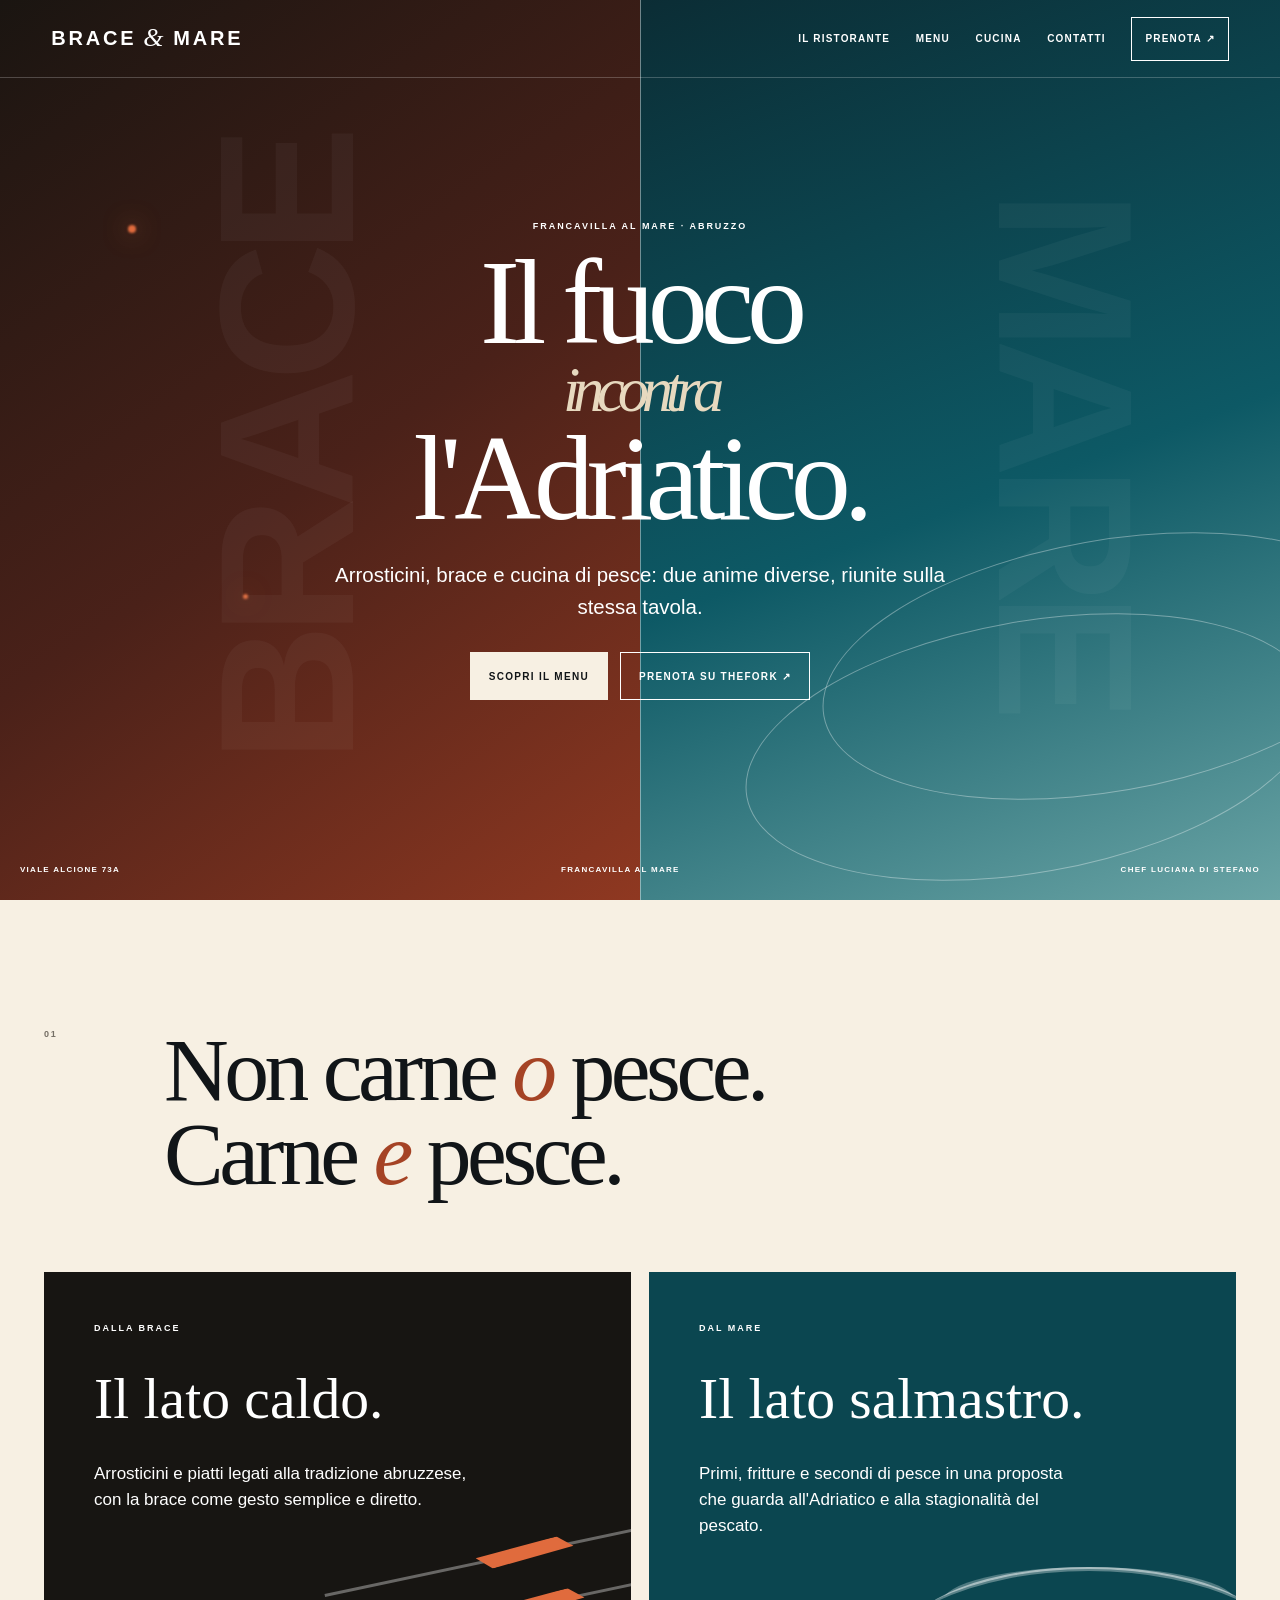
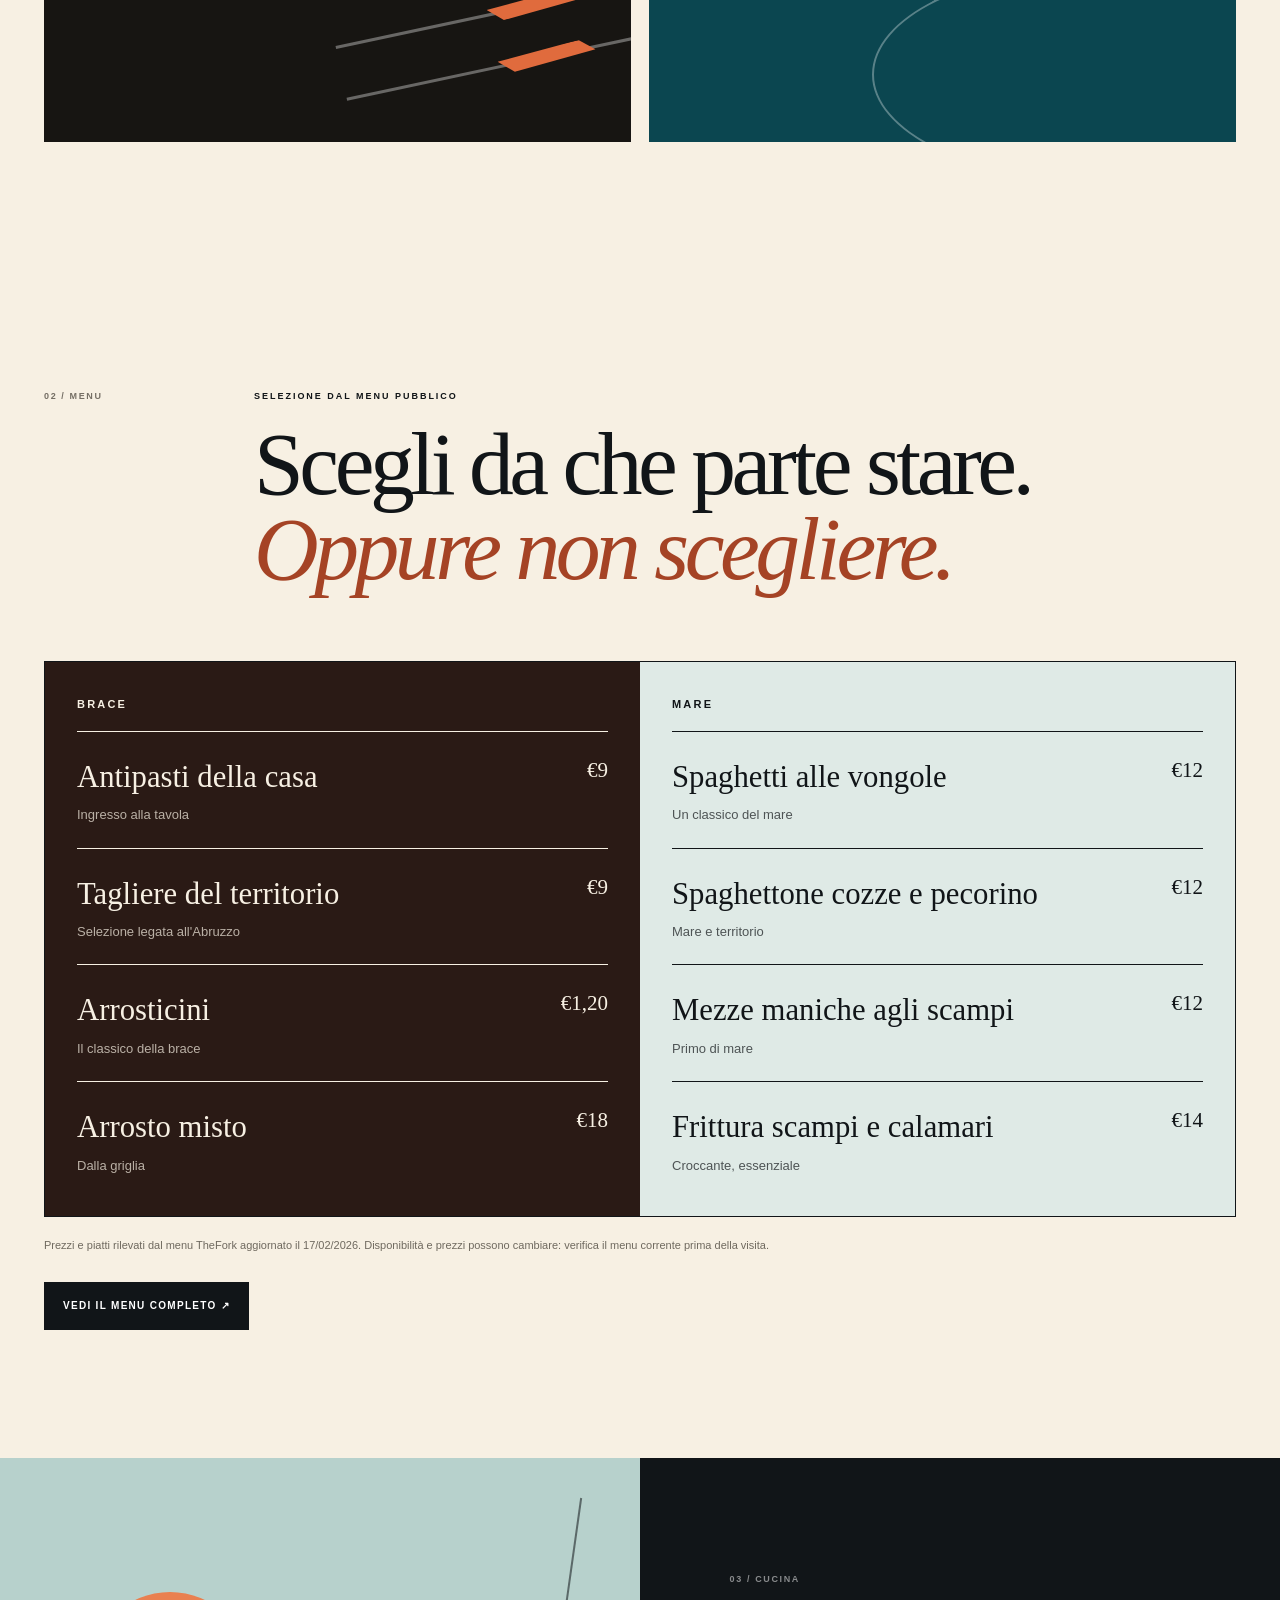
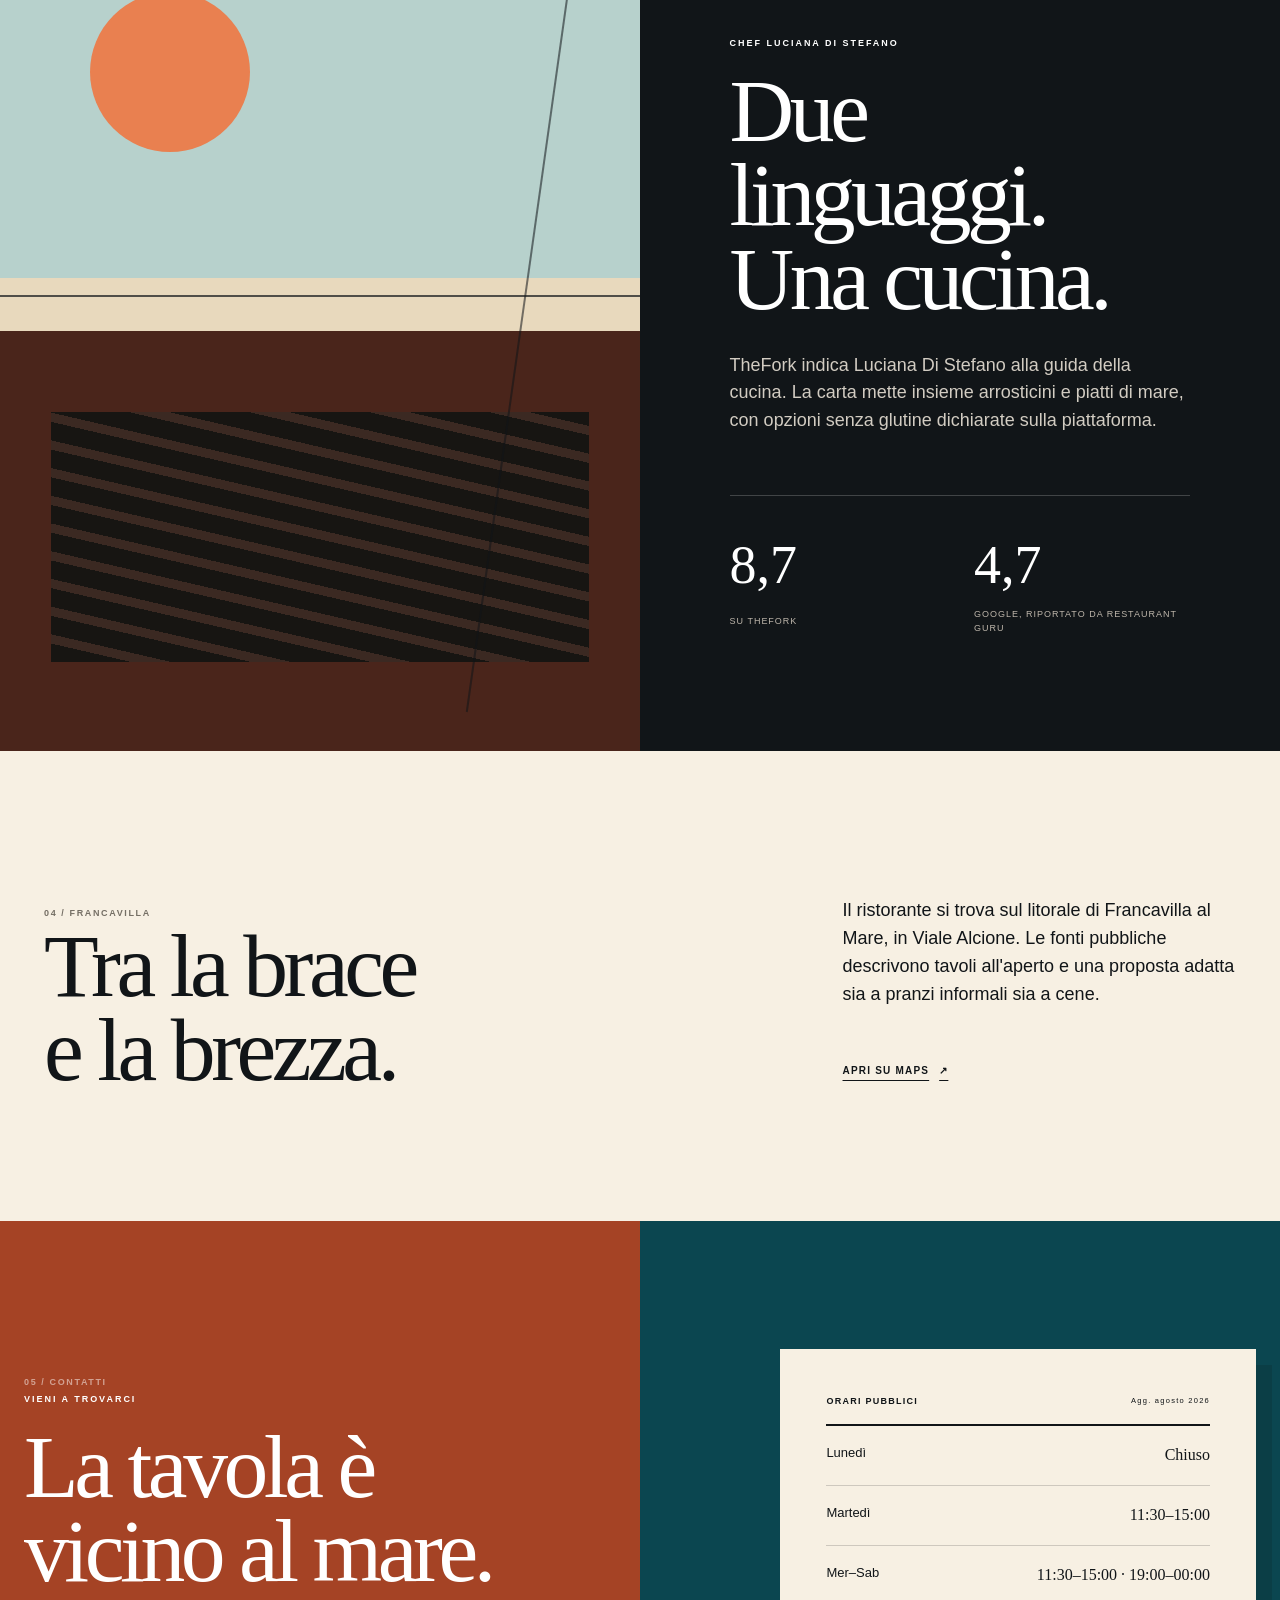
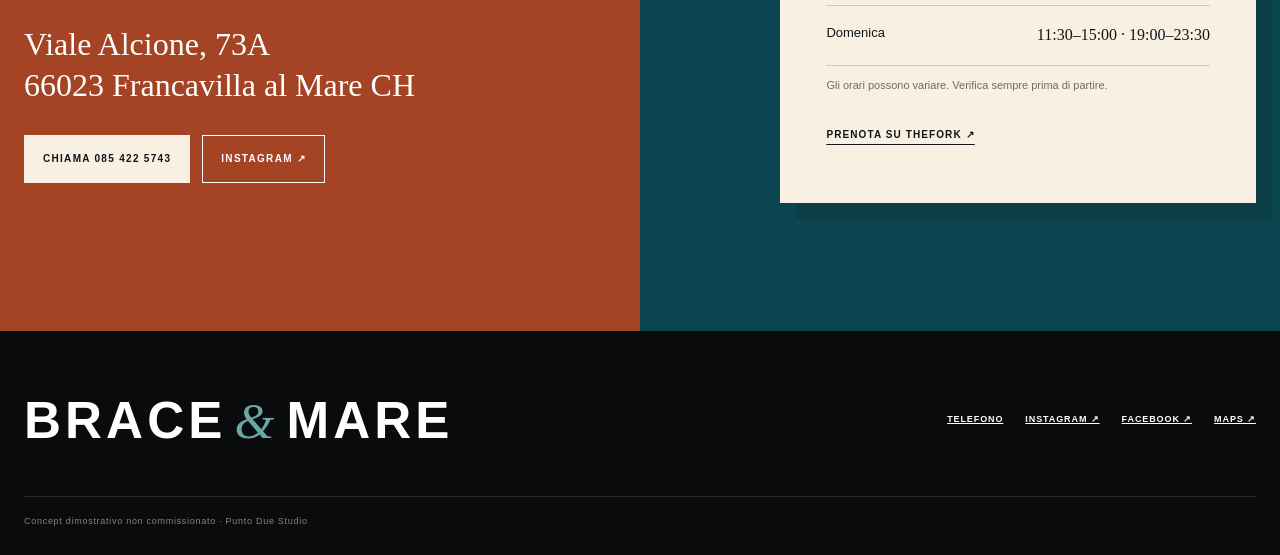
<file: index.html>
<!doctype html>
<html lang="it">
<head>
  <meta charset="utf-8">
  <meta name="viewport" content="width=device-width,initial-scale=1">
  <meta name="theme-color" content="#0b3036">
  <title>Brace & Mare — Francavilla al Mare</title>
  <meta name="description" content="Concept demo per Ristorante Brace & Mare a Francavilla al Mare: cucina abruzzese tra arrosticini, brace e pesce dell'Adriatico.">
  <meta property="og:title" content="Brace & Mare — Francavilla al Mare">
  <meta property="og:description" content="Due anime, una tavola: brace abruzzese e cucina di mare sul litorale di Francavilla.">
  <meta property="og:type" content="website">
  <meta name="twitter:card" content="summary">
  <link rel="icon" href="assets/favicon.svg" type="image/svg+xml">
  <link rel="stylesheet" href="styles.css">
  <script type="application/ld+json">
  {
    "@context":"https://schema.org",
    "@type":"Restaurant",
    "name":"Ristorante Brace & Mare",
    "telephone":"+39 085 422 5743",
    "servesCuisine":["Abruzzese","Pesce","Carne alla brace"],
    "priceRange":"€€",
    "address":{"@type":"PostalAddress","streetAddress":"Viale Alcione 73A","postalCode":"66023","addressLocality":"Francavilla al Mare","addressRegion":"CH","addressCountry":"IT"},
    "sameAs":["https://www.instagram.com/braceemare/","https://www.facebook.com/profile.php?id=61583529892938","https://www.thefork.it/ristorante/ristorante-brace-mare-r857267"]
  }
  </script>
</head>
<body>
  <a class="skip-link" href="#main">Vai al contenuto</a>
  <header class="site-header" data-header>
    <a class="brand" href="#top" aria-label="Brace & Mare, torna all'inizio"><span>BRACE</span><b>&</b><span>MARE</span></a>
    <button class="menu-toggle" type="button" data-menu-toggle aria-controls="site-nav" aria-expanded="false"><span class="sr-only">Apri menu</span><i></i><i></i></button>
    <nav class="site-nav" id="site-nav" data-nav aria-label="Navigazione principale">
      <a href="#identita">Il ristorante</a><a href="#menu">Menu</a><a href="#chef">Cucina</a><a href="#contatti">Contatti</a>
      <a class="nav-cta" href="https://www.thefork.it/ristorante/ristorante-brace-mare-r857267" target="_blank" rel="noopener noreferrer">Prenota ↗</a>
    </nav>
  </header>

  <main id="main">
    <section class="hero" id="top" aria-labelledby="hero-title">
      <div class="hero-side hero-fire" aria-hidden="true"><div class="ember e1"></div><div class="ember e2"></div><div class="fire-mark">BRACE</div></div>
      <div class="hero-side hero-sea" aria-hidden="true"><div class="wave w1"></div><div class="wave w2"></div><div class="sea-mark">MARE</div></div>
      <div class="hero-center reveal">
        <p class="eyebrow">FRANCAVILLA AL MARE · ABRUZZO</p>
        <h1 id="hero-title"><span>Il fuoco</span><em>incontra</em><span>l'Adriatico.</span></h1>
        <p>Arrosticini, brace e cucina di pesce: due anime diverse, riunite sulla stessa tavola.</p>
        <div class="hero-actions"><a class="button button-cream" href="#menu">Scopri il menu</a><a class="button button-ghost" href="https://www.thefork.it/ristorante/ristorante-brace-mare-r857267" target="_blank" rel="noopener noreferrer">Prenota su TheFork ↗</a></div>
      </div>
      <div class="hero-meta"><span>Viale Alcione 73A</span><span>Francavilla al Mare</span><span>Chef Luciana Di Stefano</span></div>
    </section>

    <section class="manifesto" id="identita">
      <div class="manifesto-line reveal"><span>01</span><h2>Non carne <em>o</em> pesce.<br>Carne <em>e</em> pesce.</h2></div>
      <div class="manifesto-grid">
        <article class="fire-card reveal"><p class="eyebrow">DALLA BRACE</p><h3>Il lato caldo.</h3><p>Arrosticini e piatti legati alla tradizione abruzzese, con la brace come gesto semplice e diretto.</p><div class="icon-skewers" aria-hidden="true"><i></i><i></i><i></i></div></article>
        <article class="sea-card reveal"><p class="eyebrow">DAL MARE</p><h3>Il lato salmastro.</h3><p>Primi, fritture e secondi di pesce in una proposta che guarda all'Adriatico e alla stagionalità del pescato.</p><div class="icon-wave" aria-hidden="true"></div></article>
      </div>
    </section>

    <section class="menu-section" id="menu" aria-labelledby="menu-title">
      <div class="menu-head reveal"><span class="section-no">02 / MENU</span><div><p class="eyebrow">SELEZIONE DAL MENU PUBBLICO</p><h2 id="menu-title">Scegli da che parte stare.<br><em>Oppure non scegliere.</em></h2></div></div>
      <div class="menu-columns">
        <div class="menu-panel menu-fire reveal"><div class="panel-label">BRACE</div>
          <article><div><h3>Antipasti della casa</h3><p>Ingresso alla tavola</p></div><strong>€9</strong></article>
          <article><div><h3>Tagliere del territorio</h3><p>Selezione legata all'Abruzzo</p></div><strong>€9</strong></article>
          <article><div><h3>Arrosticini</h3><p>Il classico della brace</p></div><strong>€1,20</strong></article>
          <article><div><h3>Arrosto misto</h3><p>Dalla griglia</p></div><strong>€18</strong></article>
        </div>
        <div class="menu-panel menu-sea reveal"><div class="panel-label">MARE</div>
          <article><div><h3>Spaghetti alle vongole</h3><p>Un classico del mare</p></div><strong>€12</strong></article>
          <article><div><h3>Spaghettone cozze e pecorino</h3><p>Mare e territorio</p></div><strong>€12</strong></article>
          <article><div><h3>Mezze maniche agli scampi</h3><p>Primo di mare</p></div><strong>€12</strong></article>
          <article><div><h3>Frittura scampi e calamari</h3><p>Croccante, essenziale</p></div><strong>€14</strong></article>
        </div>
      </div>
      <p class="menu-note reveal">Prezzi e piatti rilevati dal menu TheFork aggiornato il 17/02/2026. Disponibilità e prezzi possono cambiare: verifica il menu corrente prima della visita.</p>
      <div class="menu-cta reveal"><a class="button button-dark" href="https://www.thefork.it/ristorante/ristorante-brace-mare-r857267/menu" target="_blank" rel="noopener noreferrer">Vedi il menu completo ↗</a></div>
    </section>

    <section class="chef" id="chef">
      <div class="chef-art reveal" aria-hidden="true"><div class="sun"></div><div class="horizon"></div><div class="coal"></div><div class="fork-line"></div></div>
      <div class="chef-copy reveal"><span class="section-no light">03 / CUCINA</span><p class="eyebrow">CHEF LUCIANA DI STEFANO</p><h2>Due linguaggi.<br>Una cucina.</h2><p>TheFork indica Luciana Di Stefano alla guida della cucina. La carta mette insieme arrosticini e piatti di mare, con opzioni senza glutine dichiarate sulla piattaforma.</p><div class="stats"><div><strong>8,7</strong><span>su TheFork</span></div><div><strong>4,7</strong><span>Google, riportato da Restaurant Guru</span></div></div></div>
    </section>

    <section class="experience">
      <div class="experience-title reveal"><span class="section-no">04 / FRANCAVILLA</span><h2>Tra la brace<br>e la brezza.</h2></div>
      <div class="experience-copy reveal"><p>Il ristorante si trova sul litorale di Francavilla al Mare, in Viale Alcione. Le fonti pubbliche descrivono tavoli all'aperto e una proposta adatta sia a pranzi informali sia a cene.</p><a class="text-link" href="https://www.google.com/maps/search/?api=1&query=Ristorante+Brace+%26+Mare+Viale+Alcione+73A+Francavilla+al+Mare" target="_blank" rel="noopener noreferrer">Apri su Maps <span>↗</span></a></div>
    </section>

    <section class="visit" id="contatti">
      <div class="visit-main reveal"><span class="section-no light">05 / CONTATTI</span><p class="eyebrow">VIENI A TROVARCI</p><h2>La tavola è<br>vicino al mare.</h2><address>Viale Alcione, 73A<br>66023 Francavilla al Mare CH</address><div class="visit-actions"><a class="button button-cream" href="tel:+390854225743">Chiama 085 422 5743</a><a class="button button-ghost" href="https://www.instagram.com/braceemare/" target="_blank" rel="noopener noreferrer">Instagram ↗</a></div></div>
      <div class="hours-card reveal"><div class="hours-top"><span>ORARI PUBBLICI</span><small>Agg. agosto 2026</small></div><div class="hours-row"><span>Lunedì</span><strong>Chiuso</strong></div><div class="hours-row"><span>Martedì</span><strong>11:30–15:00</strong></div><div class="hours-row"><span>Mer–Sab</span><strong>11:30–15:00 · 19:00–00:00</strong></div><div class="hours-row"><span>Domenica</span><strong>11:30–15:00 · 19:00–23:30</strong></div><p>Gli orari possono variare. Verifica sempre prima di partire.</p><a class="hours-book" href="https://www.thefork.it/ristorante/ristorante-brace-mare-r857267" target="_blank" rel="noopener noreferrer">PRENOTA SU THEFORK ↗</a></div>
    </section>
  </main>

  <footer class="site-footer"><div class="footer-logo"><span>BRACE</span><b>&</b><span>MARE</span></div><div class="footer-links"><a href="tel:+390854225743">Telefono</a><a href="https://www.instagram.com/braceemare/" target="_blank" rel="noopener noreferrer">Instagram ↗</a><a href="https://www.facebook.com/profile.php?id=61583529892938" target="_blank" rel="noopener noreferrer">Facebook ↗</a><a href="https://www.google.com/maps/search/?api=1&query=Ristorante+Brace+%26+Mare+Viale+Alcione+73A+Francavilla+al+Mare" target="_blank" rel="noopener noreferrer">Maps ↗</a></div><p>Concept dimostrativo non commissionato · Punto Due Studio</p></footer>
  <nav class="mobile-dock" aria-label="Azioni rapide"><a href="tel:+390854225743">Chiama</a><a href="https://www.thefork.it/ristorante/ristorante-brace-mare-r857267" target="_blank" rel="noopener noreferrer">Prenota</a><a href="https://www.google.com/maps/search/?api=1&query=Ristorante+Brace+%26+Mare+Viale+Alcione+73A+Francavilla+al+Mare" target="_blank" rel="noopener noreferrer">Maps</a></nav>
  <script src="script.js" defer></script>
</body>
</html>
</file>
<file: styles.css>
:root{--ink:#111518;--coal:#171512;--ember:#a54325;--ember2:#e06b3d;--sea:#0b4650;--sea2:#6ca7a5;--foam:#dce9e4;--sand:#e7d9bf;--cream:#f7f0e3;--line:rgba(17,21,24,.18);--max:1240px;--serif:Georgia,"Times New Roman",serif;--sans:Arial,"Helvetica Neue",sans-serif}*{box-sizing:border-box}html{scroll-behavior:smooth}body{margin:0;background:var(--cream);color:var(--ink);font-family:var(--sans);line-height:1.55;overflow-x:hidden}body.menu-open{overflow:hidden}a{color:inherit}.skip-link{position:fixed;left:12px;top:-70px;z-index:100;background:#fff;padding:12px 16px;border:2px solid var(--ink);font-weight:800}.skip-link:focus{top:12px}.sr-only{position:absolute;width:1px;height:1px;overflow:hidden;clip:rect(0 0 0 0);white-space:nowrap}:focus-visible{outline:3px solid #ffd06a;outline-offset:4px}::selection{background:var(--ember2);color:#fff}.site-header{position:fixed;inset:0 0 auto;z-index:60;min-height:78px;padding:10px clamp(18px,4vw,54px);display:flex;align-items:center;justify-content:space-between;color:#fff;border-bottom:1px solid rgba(255,255,255,.22);transition:.25s}.site-header.scrolled{background:rgba(247,240,227,.96);color:var(--ink);border-color:var(--line);backdrop-filter:blur(10px)}.brand{display:flex;align-items:center;gap:7px;text-decoration:none;font-size:20px;font-weight:900;letter-spacing:.14em}.brand b{font-family:var(--serif);font-size:26px;font-style:italic;font-weight:400}.site-nav{display:flex;align-items:center;gap:clamp(16px,2vw,28px);font-size:10px;font-weight:900;letter-spacing:.12em;text-transform:uppercase}.site-nav a{text-decoration:none;min-height:44px;display:inline-flex;align-items:center}.nav-cta{padding:9px 13px;border:1px solid currentColor}.menu-toggle{display:none}.hero{min-height:100svh;position:relative;display:grid;place-items:center;overflow:hidden;background:var(--ink);color:#fff}.hero-side{position:absolute;inset:0 50% 0 0;overflow:hidden}.hero-fire{background:linear-gradient(145deg,#1a1511 0%,#4a2119 52%,#8f3821 100%)}.hero-sea{left:50%;right:0;background:linear-gradient(160deg,#0b2d35 0%,#0d5965 55%,#6aa4a5 100%)}.hero:after{content:"";position:absolute;top:0;bottom:0;left:50%;width:1px;background:rgba(255,255,255,.42)}.fire-mark,.sea-mark{position:absolute;font-size:clamp(80px,15vw,240px);font-weight:900;letter-spacing:-.06em;color:rgba(255,255,255,.04);top:50%;transform:translateY(-50%) rotate(-90deg);white-space:nowrap}.fire-mark{left:-4%}.sea-mark{right:-7%;transform:translateY(-50%) rotate(90deg)}.ember{position:absolute;border-radius:50%;background:var(--ember2);filter:blur(1px);box-shadow:0 0 25px rgba(224,107,61,.8)}.e1{width:8px;height:8px;left:20%;top:25%;animation:float 5s ease-in-out infinite}.e2{width:5px;height:5px;left:38%;top:66%;animation:float 7s ease-in-out infinite reverse}.wave{position:absolute;width:90%;height:28%;right:-18%;border:1px solid rgba(255,255,255,.35);border-radius:50%;transform:rotate(-10deg)}.w1{bottom:12%}.w2{bottom:3%;right:-6%}.hero-center{position:relative;z-index:3;text-align:center;width:min(94vw,1000px);padding:120px 24px 100px}.eyebrow{margin:0 0 18px;font-size:9px;font-weight:900;letter-spacing:.22em;text-transform:uppercase}.hero h1{margin:0;font-family:var(--serif);font-size:clamp(58px,9.4vw,140px);line-height:.84;font-weight:400;letter-spacing:-.06em}.hero h1 span{display:block}.hero h1 em{display:block;font-size:.52em;font-weight:400;margin:.18em 0;color:var(--sand)}.hero-center>p:not(.eyebrow){max-width:640px;margin:30px auto 0;font-size:clamp(17px,1.6vw,23px)}.hero-actions{display:flex;justify-content:center;gap:12px;flex-wrap:wrap;margin-top:30px}.button{min-height:48px;padding:13px 18px;display:inline-flex;align-items:center;justify-content:center;text-decoration:none;border:1px solid currentColor;font-size:10px;font-weight:900;letter-spacing:.13em;text-transform:uppercase;transition:transform .2s,background .2s,color .2s}.button:hover,.button:focus-visible{transform:translateY(-2px)}.button-cream{background:var(--cream);color:var(--ink);border-color:var(--cream)}.button-ghost{background:transparent;color:#fff}.button-dark{background:var(--ink);color:#fff;border-color:var(--ink)}.hero-meta{position:absolute;z-index:3;left:max(20px,calc((100vw - var(--max))/2));right:max(20px,calc((100vw - var(--max))/2));bottom:24px;display:flex;justify-content:space-between;gap:16px;font-size:8px;font-weight:900;letter-spacing:.16em;text-transform:uppercase}.manifesto,.menu-section,.experience{max-width:var(--max);margin:0 auto;padding:clamp(82px,10vw,150px) 24px}.manifesto-line{display:grid;grid-template-columns:90px 1fr;gap:30px;align-items:start}.manifesto-line>span,.section-no{font-size:9px;font-weight:900;letter-spacing:.18em;text-transform:uppercase;color:#756f65}.manifesto h2,.menu-head h2,.chef h2,.experience h2,.visit h2{margin:0;font-family:var(--serif);font-size:clamp(46px,7vw,96px);line-height:.94;font-weight:400;letter-spacing:-.05em}.manifesto h2 em,.menu-head h2 em{color:var(--ember);font-weight:400}.manifesto-grid{display:grid;grid-template-columns:1fr 1fr;gap:18px;margin-top:76px}.manifesto-grid article{min-height:470px;padding:clamp(28px,4vw,50px);position:relative;overflow:hidden}.fire-card{background:var(--coal);color:#fff}.sea-card{background:var(--sea);color:#fff}.manifesto-grid h3{margin:0;font-family:var(--serif);font-size:clamp(38px,4.5vw,64px);font-weight:400}.manifesto-grid article>p:last-of-type{max-width:40ch;font-size:17px}.icon-skewers{position:absolute;right:-3%;bottom:5%;width:54%;height:45%;transform:rotate(-12deg)}.icon-skewers i{position:absolute;left:0;right:0;height:3px;background:rgba(255,255,255,.35)}.icon-skewers i:nth-child(1){top:25%}.icon-skewers i:nth-child(2){top:50%}.icon-skewers i:nth-child(3){top:75%}.icon-skewers i:after{content:"";position:absolute;width:31%;height:18px;right:20%;top:-8px;background:var(--ember2);clip-path:polygon(0 25%,85% 0,100% 70%,15% 100%)}.icon-wave{position:absolute;width:74%;height:45%;right:-12%;bottom:-8%;border:2px solid rgba(255,255,255,.32);border-radius:50%;box-shadow:0 -36px 0 -34px rgba(255,255,255,.5),0 -72px 0 -70px rgba(255,255,255,.28)}.menu-section{padding-top:120px}.menu-head{display:grid;grid-template-columns:180px 1fr;gap:30px}.menu-columns{display:grid;grid-template-columns:1fr 1fr;gap:0;margin-top:70px;border:1px solid var(--ink)}.menu-panel{padding:34px 32px 18px;position:relative}.menu-fire{background:#2a1a15;color:var(--cream)}.menu-sea{background:#dfeae6;color:var(--ink)}.panel-label{font-size:11px;font-weight:900;letter-spacing:.2em;margin-bottom:18px}.menu-panel article{display:grid;grid-template-columns:1fr auto;gap:24px;padding:22px 0;border-top:1px solid currentColor}.menu-panel h3{margin:0;font-family:var(--serif);font-size:clamp(24px,2.4vw,34px);font-weight:400}.menu-panel p{margin:4px 0 0;font-size:13px;opacity:.7}.menu-panel strong{font-family:var(--serif);font-size:21px;font-weight:400}.menu-note{font-size:11px;max-width:760px;color:#6f695f;margin:20px 0 0}.menu-cta{margin-top:28px}.chef{background:var(--ink);color:#fff;display:grid;grid-template-columns:1fr 1fr;min-height:780px}.chef-art{position:relative;overflow:hidden;background:linear-gradient(#b7d1cc 0 47%,#e8d9bd 47% 53%,#4a251b 53% 100%)}.sun{position:absolute;width:160px;aspect-ratio:1;border-radius:50%;background:#e98050;top:15%;left:14%}.horizon{position:absolute;left:-5%;right:-5%;top:49%;height:2px;background:rgba(17,21,24,.7)}.coal{position:absolute;left:8%;right:8%;bottom:10%;height:28%;background:repeating-linear-gradient(13deg,#171512 0 18px,#3b2922 18px 27px)}.fork-line{position:absolute;top:4%;bottom:4%;right:18%;width:2px;background:rgba(17,21,24,.55);transform:rotate(8deg)}.chef-copy{padding:clamp(70px,9vw,130px) clamp(30px,7vw,110px);display:flex;flex-direction:column;justify-content:center}.section-no.light{color:rgba(255,255,255,.5);margin-bottom:50px}.chef-copy>p:not(.eyebrow){max-width:50ch;font-size:18px;color:#d2ccc2;margin:30px 0 0}.stats{display:grid;grid-template-columns:1fr 1fr;gap:28px;margin-top:60px;border-top:1px solid rgba(255,255,255,.2);padding-top:28px}.stats div{display:grid}.stats strong{font-family:var(--serif);font-size:54px;font-weight:400}.stats span{font-size:9px;letter-spacing:.11em;text-transform:uppercase;color:#bdb5aa}.experience{display:grid;grid-template-columns:1.15fr .65fr;gap:clamp(50px,8vw,120px);align-items:end}.experience-copy{font-size:18px}.text-link{min-height:44px;display:inline-flex;align-items:center;gap:10px;margin-top:22px;font-size:10px;font-weight:900;letter-spacing:.12em;text-transform:uppercase;text-underline-offset:6px}.visit{background:linear-gradient(90deg,var(--ember) 0 50%,var(--sea) 50% 100%);color:#fff;padding:clamp(80px,10vw,140px) max(24px,calc((100vw - var(--max))/2));display:grid;grid-template-columns:1.1fr .8fr;gap:clamp(50px,8vw,110px);align-items:center}.visit address{font-family:var(--serif);font-size:clamp(24px,2.5vw,36px);font-style:normal;line-height:1.3;margin-top:30px}.visit-actions{display:flex;gap:12px;flex-wrap:wrap;margin-top:28px}.hours-card{background:var(--cream);color:var(--ink);padding:clamp(26px,4vw,46px);box-shadow:16px 16px 0 rgba(17,21,24,.16)}.hours-top{display:flex;justify-content:space-between;gap:20px;padding-bottom:16px;border-bottom:2px solid var(--ink);font-size:9px;font-weight:900;letter-spacing:.14em}.hours-top small{font-weight:400}.hours-row{display:flex;justify-content:space-between;gap:22px;padding:17px 0;border-bottom:1px solid var(--line);font-size:13px}.hours-row strong{font-family:var(--serif);font-size:16px;font-weight:400;text-align:right}.hours-card>p{font-size:11px;color:#716b61}.hours-book{display:inline-flex;min-height:44px;align-items:center;margin-top:8px;font-size:10px;font-weight:900;letter-spacing:.11em;text-underline-offset:6px}.site-footer{background:#090b0c;color:#fff;padding:50px max(24px,calc((100vw - var(--max))/2)) 26px;display:grid;grid-template-columns:1fr auto;gap:36px}.footer-logo{display:flex;align-items:center;gap:8px;font-size:clamp(30px,4vw,58px);font-weight:900;letter-spacing:.08em}.footer-logo b{font-family:var(--serif);font-style:italic;font-weight:400;color:var(--sea2)}.footer-links{display:flex;align-items:center;gap:22px;flex-wrap:wrap;justify-content:flex-end;font-size:9px;font-weight:900;letter-spacing:.1em;text-transform:uppercase}.footer-links a{min-height:44px;display:inline-flex;align-items:center}.site-footer>p{grid-column:1/-1;margin:0;padding-top:18px;border-top:1px solid rgba(255,255,255,.14);color:#858585;font-size:9px;letter-spacing:.08em}.mobile-dock{display:none}.reveal{opacity:1;transform:none}.motion-ready .reveal{opacity:0;transform:translateY(24px);transition:opacity .65s ease,transform .65s ease}.motion-ready .reveal.is-visible{opacity:1;transform:none}@keyframes float{50%{transform:translateY(-28px) translateX(8px)}}@media(max-width:980px){.site-nav{position:fixed;inset:78px 0 0;background:#0e1112;color:#fff;display:flex;flex-direction:column;align-items:flex-start;gap:0;padding:34px 24px;transform:translateX(100%);transition:transform .25s}.site-nav.open{transform:none}.site-nav a{width:100%;font-size:15px;padding:16px 0;border-bottom:1px solid rgba(255,255,255,.16)}.menu-toggle{display:grid;place-content:center;gap:7px;width:46px;height:46px;background:transparent;border:0;color:inherit}.menu-toggle i{display:block;width:28px;height:2px;background:currentColor;transition:.2s}.menu-toggle[aria-expanded="true"] i:first-of-type{transform:translateY(4.5px) rotate(45deg)}.menu-toggle[aria-expanded="true"] i:last-of-type{transform:translateY(-4.5px) rotate(-45deg)}.manifesto-grid,.chef,.experience,.visit{grid-template-columns:1fr}.menu-head{grid-template-columns:1fr}.chef-art{min-height:560px}.visit{background:linear-gradient(180deg,var(--ember) 0 49%,var(--sea) 49% 100%)}.hours-card{max-width:660px}}@media(max-width:680px){body{padding-bottom:64px}.site-header{min-height:68px;padding:8px 15px}.brand{font-size:16px}.brand b{font-size:22px}.site-nav{inset:68px 0 64px}.hero-center{padding:110px 16px 100px}.hero h1{font-size:clamp(50px,17vw,78px)}.hero-side{right:0;bottom:50%;}.hero-sea{left:0;top:50%;bottom:0}.hero:after{left:0;right:0;top:50%;bottom:auto;width:auto;height:1px}.fire-mark,.sea-mark{font-size:30vw;transform:none;top:auto;bottom:4%;left:2%;right:auto}.sea-mark{top:4%;bottom:auto;left:auto;right:2%}.hero-actions .button,.visit-actions .button{width:100%}.hero-meta{left:15px;right:15px;bottom:15px;font-size:6.5px;gap:8px}.manifesto,.menu-section,.experience{padding:76px 16px}.manifesto-line{grid-template-columns:1fr}.manifesto-grid{grid-template-columns:1fr;margin-top:48px}.manifesto-grid article{min-height:380px}.menu-columns{grid-template-columns:1fr}.menu-panel{padding:28px 20px 12px}.menu-panel article{gap:14px}.chef-art{min-height:420px}.chef-copy{padding:72px 18px}.stats{grid-template-columns:1fr}.experience{gap:34px}.visit{padding:76px 16px;gap:68px}.hours-row{flex-direction:column;gap:4px}.hours-row strong{text-align:left}.site-footer{padding:42px 16px 24px;grid-template-columns:1fr}.footer-links{justify-content:flex-start}.mobile-dock{position:fixed;z-index:70;inset:auto 0 0;display:grid;grid-template-columns:repeat(3,1fr);background:var(--cream);border-top:2px solid var(--ink)}.mobile-dock a{min-height:64px;display:grid;place-items:center;text-decoration:none;font-size:9px;font-weight:900;letter-spacing:.08em;text-transform:uppercase;border-right:1px solid var(--line)}}@media(max-width:360px){.hero-meta{font-size:5.8px}.manifesto,.menu-section,.experience,.visit{padding-left:14px;padding-right:14px}.menu-panel h3{font-size:22px}}@media(prefers-reduced-motion:reduce){html{scroll-behavior:auto}*,*:before,*:after{animation-duration:.01ms!important;animation-iteration-count:1!important;transition-duration:.01ms!important}.motion-ready .reveal{opacity:1;transform:none}}
</file>
